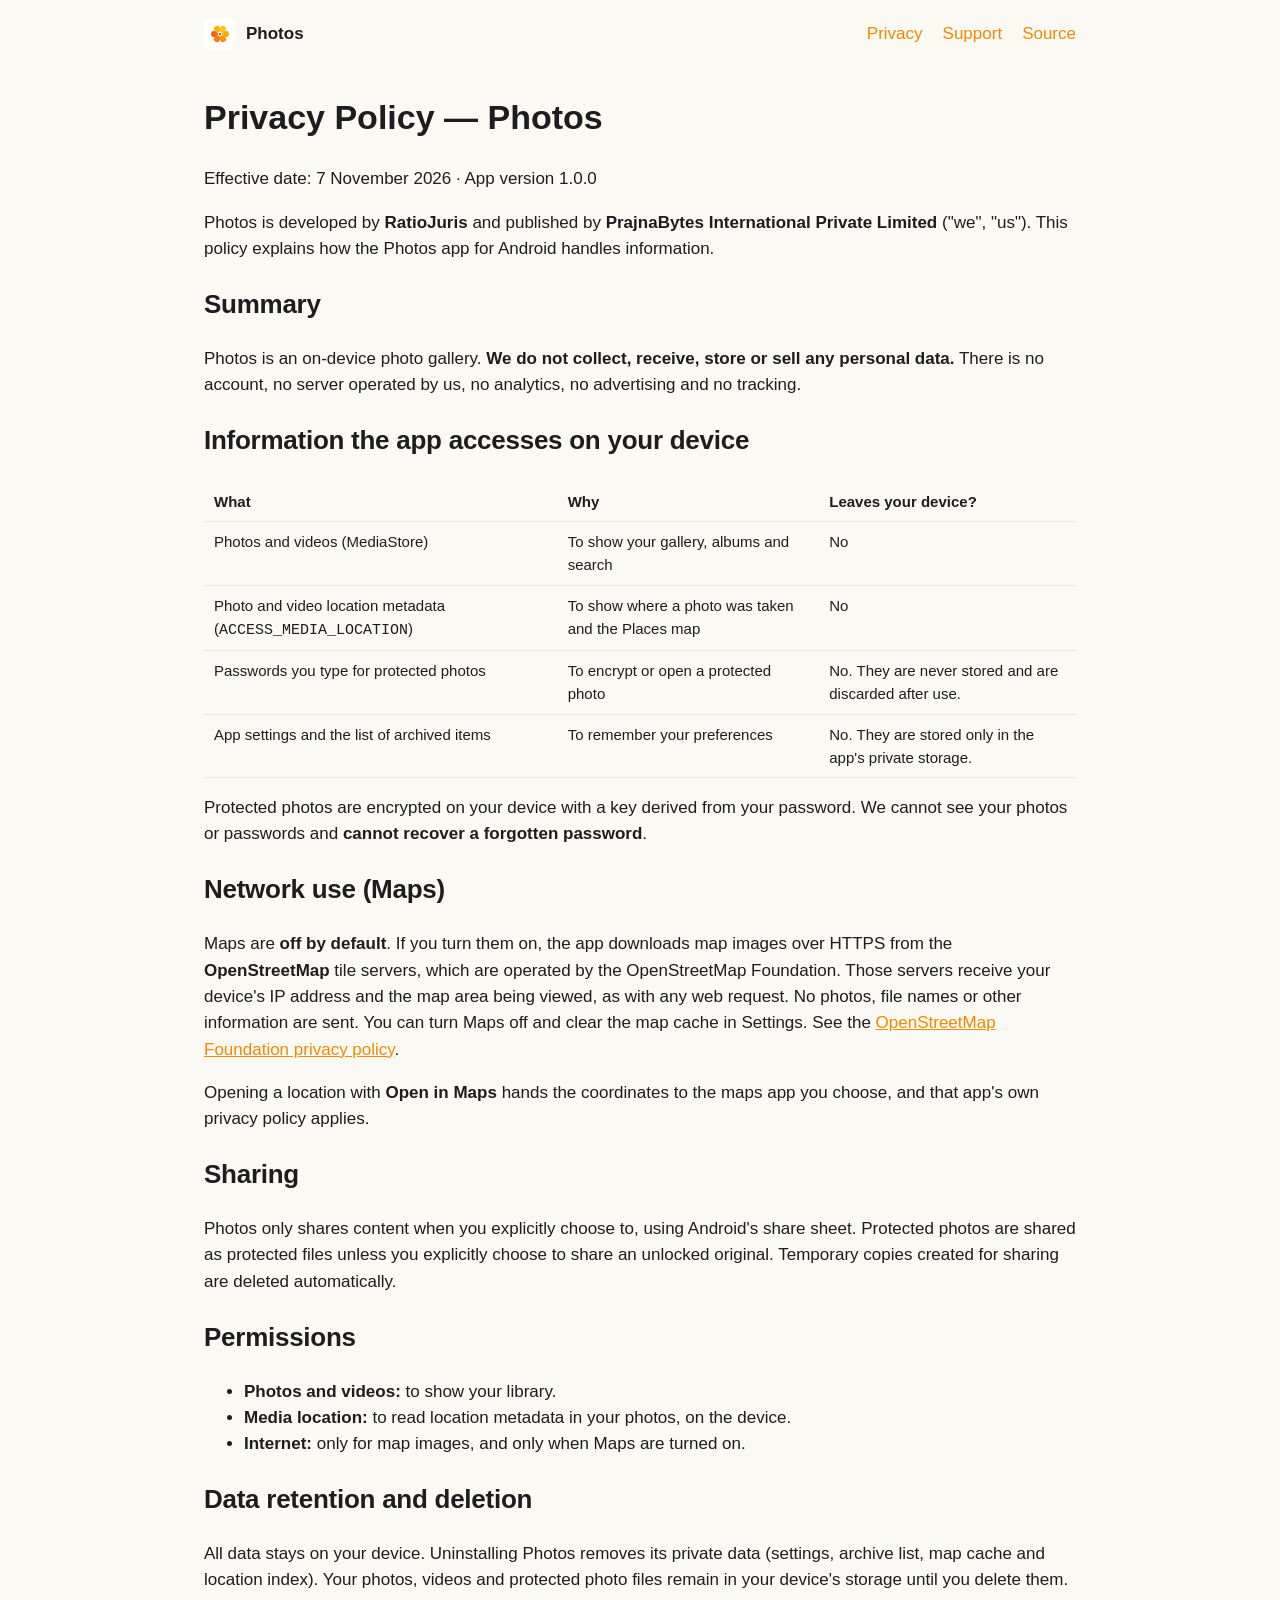
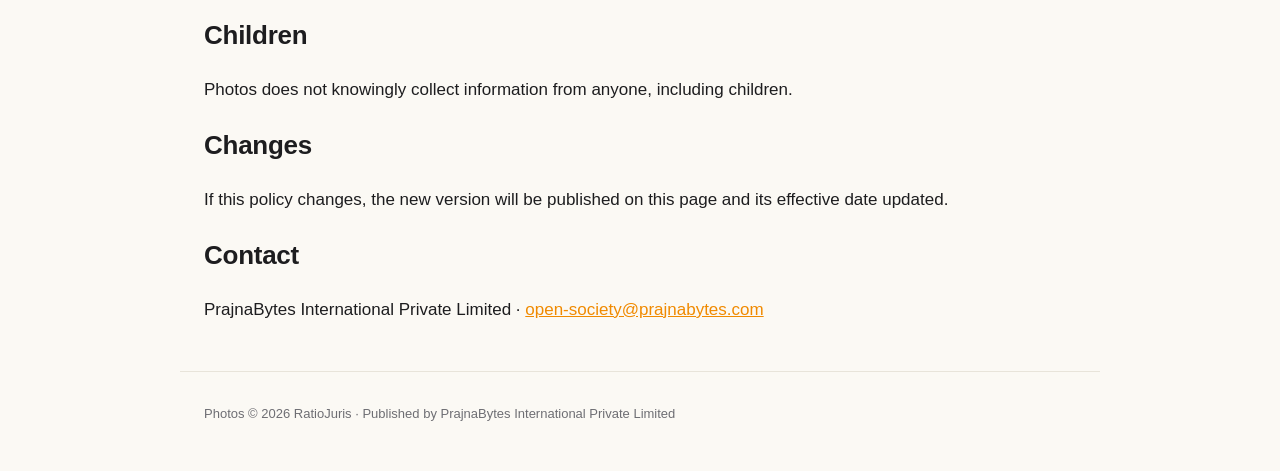
<file: .docs/privacy.html>
<!DOCTYPE html>
<!-- SPDX-License-Identifier: GPL-3.0-or-later -->
<html lang="en">
<head>
  <meta charset="utf-8" />
  <meta name="viewport" content="width=device-width, initial-scale=1" />
  <title>Privacy Policy — Photos</title>
  <link rel="icon" href="assets/icon-512.png" />
  <link rel="stylesheet" href="style.css" />
</head>
<body>
<header>
  <nav>
    <a class="brand" href="./"><img src="assets/icon-512.png" alt="" />Photos</a>
    <a href="privacy.html">Privacy</a>
    <a href="support.html">Support</a>
    <a href="https://github.com/RatioJuris/photos">Source</a>
  </nav>
</header>

<main>
  <h1>Privacy Policy — Photos</h1>
  <p>Effective date: 7 November 2026 · App version 1.0.0</p>

  <p>Photos is developed by <strong>RatioJuris</strong> and published by
    <strong>PrajnaBytes International Private Limited</strong> ("we", "us"). This policy explains how the
    Photos app for Android handles information.</p>

  <h2>Summary</h2>
  <p>Photos is an on-device photo gallery. <strong>We do not collect, receive, store or sell any personal
    data.</strong> There is no account, no server operated by us, no analytics, no advertising and no tracking.</p>

  <h2>Information the app accesses on your device</h2>
  <table>
    <tr><th>What</th><th>Why</th><th>Leaves your device?</th></tr>
    <tr><td>Photos and videos (MediaStore)</td><td>To show your gallery, albums and search</td><td>No</td></tr>
    <tr><td>Photo and video location metadata (<code>ACCESS_MEDIA_LOCATION</code>)</td><td>To show where a photo was taken and the Places map</td><td>No</td></tr>
    <tr><td>Passwords you type for protected photos</td><td>To encrypt or open a protected photo</td><td>No. They are never stored and are discarded after use.</td></tr>
    <tr><td>App settings and the list of archived items</td><td>To remember your preferences</td><td>No. They are stored only in the app's private storage.</td></tr>
  </table>
  <p>Protected photos are encrypted on your device with a key derived from your password. We cannot see your
    photos or passwords and <strong>cannot recover a forgotten password</strong>.</p>

  <h2>Network use (Maps)</h2>
  <p>Maps are <strong>off by default</strong>. If you turn them on, the app downloads map images over HTTPS from
    the <strong>OpenStreetMap</strong> tile servers, which are operated by the OpenStreetMap Foundation. Those
    servers receive your device's IP address and the map area being viewed, as with any web request. No
    photos, file names or other information are sent. You can turn Maps off and clear the map cache in Settings.
    See the <a href="https://osmfoundation.org/wiki/Privacy_Policy">OpenStreetMap Foundation privacy policy</a>.</p>
  <p>Opening a location with <strong>Open in Maps</strong> hands the coordinates to the maps app you choose, and
    that app's own privacy policy applies.</p>

  <h2>Sharing</h2>
  <p>Photos only shares content when you explicitly choose to, using Android's share sheet. Protected photos are
    shared as protected files unless you explicitly choose to share an unlocked original. Temporary copies created
    for sharing are deleted automatically.</p>

  <h2>Permissions</h2>
  <ul>
    <li><strong>Photos and videos:</strong> to show your library.</li>
    <li><strong>Media location:</strong> to read location metadata in your photos, on the device.</li>
    <li><strong>Internet:</strong> only for map images, and only when Maps are turned on.</li>
  </ul>

  <h2>Data retention and deletion</h2>
  <p>All data stays on your device. Uninstalling Photos removes its private data (settings, archive list, map
    cache and location index). Your photos, videos and protected photo files remain in your device's storage until
    you delete them.</p>

  <h2>Children</h2>
  <p>Photos does not knowingly collect information from anyone, including children.</p>

  <h2>Changes</h2>
  <p>If this policy changes, the new version will be published on this page and its effective date updated.</p>

  <h2>Contact</h2>
  <p>PrajnaBytes International Private Limited ·
    <a href="mailto:open-society@prajnabytes.com">open-society@prajnabytes.com</a></p>
</main>

<footer>
  Photos © 2026 RatioJuris · Published by PrajnaBytes International Private Limited
</footer>
</body>
</html>
</file>
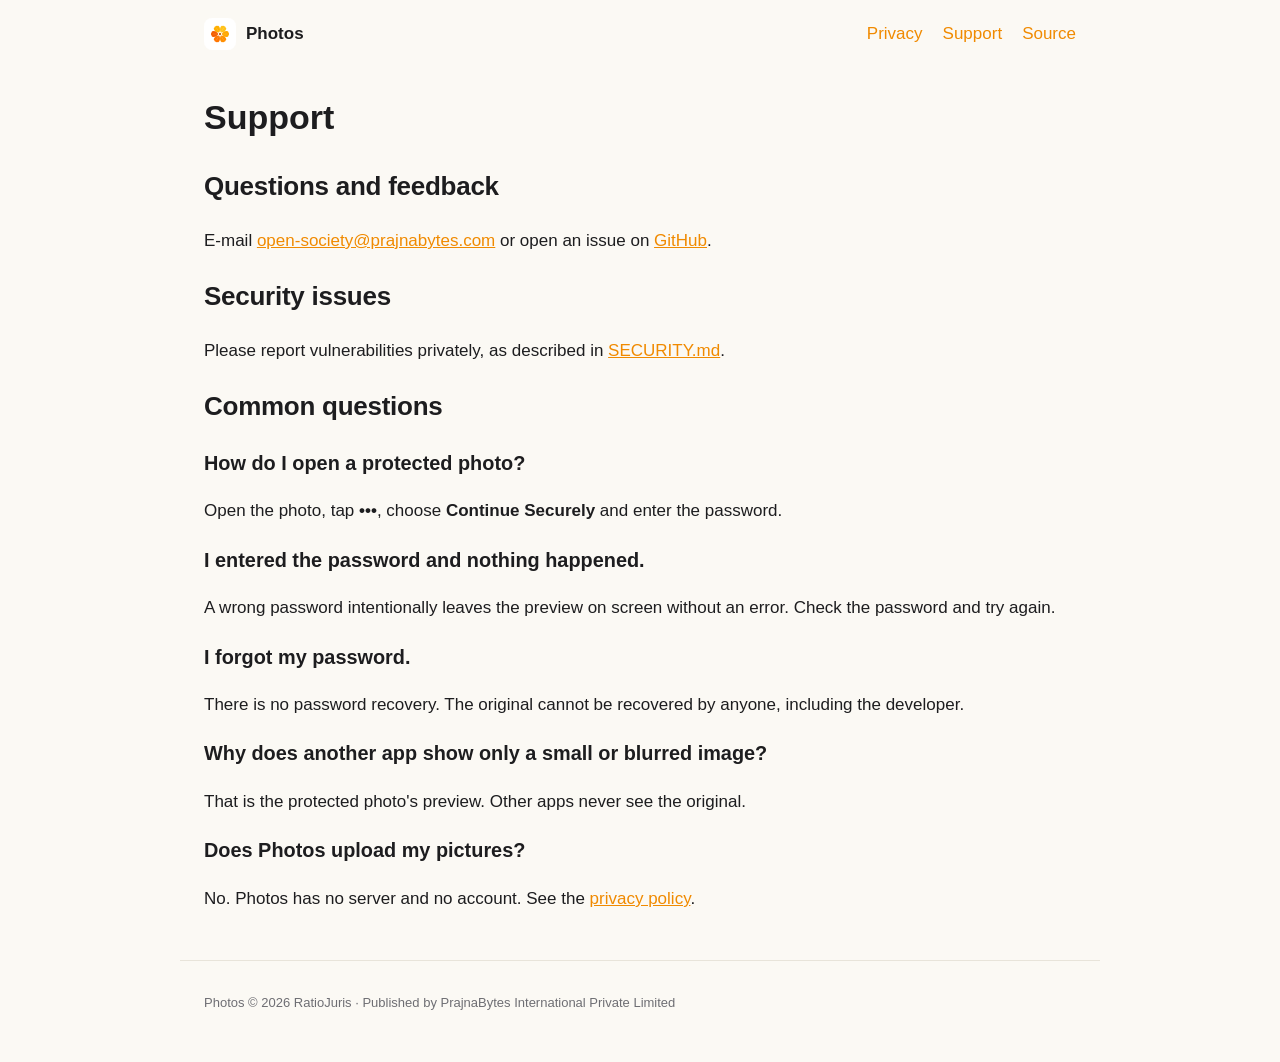
<file: .docs/support.html>
<!DOCTYPE html>
<!-- SPDX-License-Identifier: GPL-3.0-or-later -->
<html lang="en">
<head>
  <meta charset="utf-8" />
  <meta name="viewport" content="width=device-width, initial-scale=1" />
  <title>Support — Photos</title>
  <link rel="icon" href="assets/icon-512.png" />
  <link rel="stylesheet" href="style.css" />
</head>
<body>
<header>
  <nav>
    <a class="brand" href="./"><img src="assets/icon-512.png" alt="" />Photos</a>
    <a href="privacy.html">Privacy</a>
    <a href="support.html">Support</a>
    <a href="https://github.com/RatioJuris/photos">Source</a>
  </nav>
</header>

<main>
  <h1>Support</h1>

  <h2>Questions and feedback</h2>
  <p>E-mail <a href="mailto:open-society@prajnabytes.com">open-society@prajnabytes.com</a> or open an issue on
    <a href="https://github.com/RatioJuris/photos/issues">GitHub</a>.</p>

  <h2>Security issues</h2>
  <p>Please report vulnerabilities privately, as described in
    <a href="https://github.com/RatioJuris/photos/blob/main/SECURITY.md">SECURITY.md</a>.</p>

  <h2>Common questions</h2>
  <h3>How do I open a protected photo?</h3>
  <p>Open the photo, tap <strong>•••</strong>, choose <strong>Continue Securely</strong> and enter the password.</p>

  <h3>I entered the password and nothing happened.</h3>
  <p>A wrong password intentionally leaves the preview on screen without an error. Check the password and try again.</p>

  <h3>I forgot my password.</h3>
  <p>There is no password recovery. The original cannot be recovered by anyone, including the developer.</p>

  <h3>Why does another app show only a small or blurred image?</h3>
  <p>That is the protected photo's preview. Other apps never see the original.</p>

  <h3>Does Photos upload my pictures?</h3>
  <p>No. Photos has no server and no account. See the <a href="privacy.html">privacy policy</a>.</p>
</main>

<footer>
  Photos © 2026 RatioJuris · Published by PrajnaBytes International Private Limited
</footer>
</body>
</html>
</file>
<file: .docs/style.css>
/* SPDX-License-Identifier: GPL-3.0-or-later */
:root {
  --bg: #fbf9f4;
  --card: #ffffff;
  --text: #1d1d1f;
  --muted: #6e6e73;
  --accent: #f08a00;
  --line: #e8e4da;
}
@media (prefers-color-scheme: dark) {
  :root { --bg: #111111; --card: #1c1c1e; --text: #f5f5f7; --muted: #a1a1a6; --line: #2c2c2e; }
}
* { box-sizing: border-box; }
body {
  margin: 0;
  font: 17px/1.55 -apple-system, BlinkMacSystemFont, "Segoe UI", Roboto, "Helvetica Neue", Arial, sans-serif;
  background: var(--bg);
  color: var(--text);
}
a { color: var(--accent); }
header, main, footer { max-width: 920px; margin: 0 auto; padding: 0 24px; }
nav { display: flex; align-items: center; gap: 20px; padding: 18px 0; }
nav .brand { display: flex; align-items: center; gap: 10px; font-weight: 700; color: var(--text); text-decoration: none; margin-right: auto; }
nav .brand img { width: 32px; height: 32px; border-radius: 8px; }
nav a { text-decoration: none; }
.hero { text-align: center; padding: 32px 0 8px; }
.hero img.banner { width: 100%; max-width: 720px; border-radius: 20px; }
.hero h1 { font-size: 40px; margin: 24px 0 8px; letter-spacing: -0.02em; }
.hero p { color: var(--muted); margin: 0 auto; max-width: 620px; }
.facts { color: var(--muted); font-size: 14px; margin-top: 12px; }
section { margin: 40px 0; }
h2 { font-size: 26px; letter-spacing: -0.01em; }
.grid { display: grid; grid-template-columns: repeat(auto-fit, minmax(240px, 1fr)); gap: 16px; }
.card { background: var(--card); border: 1px solid var(--line); border-radius: 16px; padding: 18px 20px; }
.card h3 { margin: 0 0 6px; font-size: 18px; }
.card p { margin: 0; color: var(--muted); font-size: 15px; }
.shots { display: flex; gap: 14px; overflow-x: auto; padding-bottom: 8px; scroll-snap-type: x mandatory; }
.shots img { height: 420px; border-radius: 18px; border: 1px solid var(--line); scroll-snap-align: start; }
table { border-collapse: collapse; width: 100%; font-size: 15px; }
th, td { text-align: left; padding: 8px 10px; border-bottom: 1px solid var(--line); vertical-align: top; }
.note { background: var(--card); border-left: 4px solid var(--accent); padding: 12px 16px; border-radius: 8px; }
footer { color: var(--muted); font-size: 13px; padding: 32px 24px 48px; border-top: 1px solid var(--line); margin-top: 48px; }
</file>
